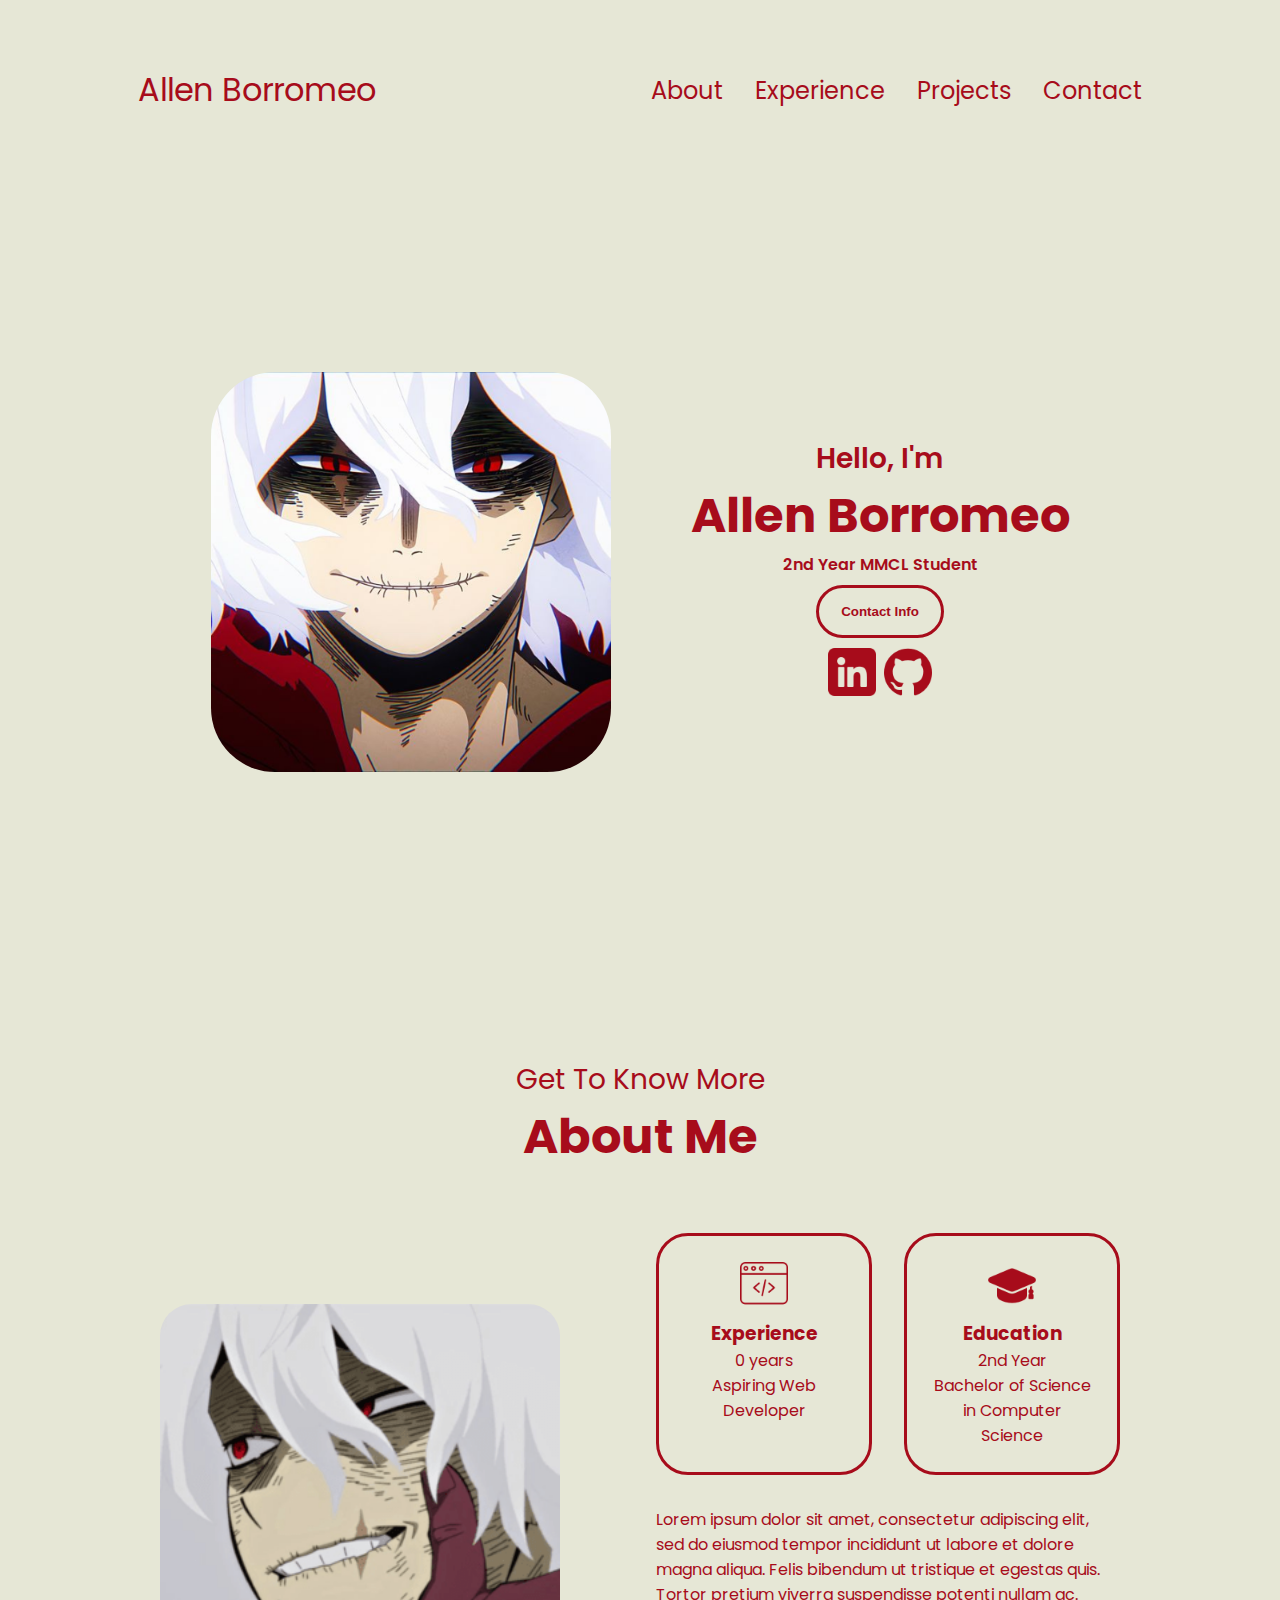
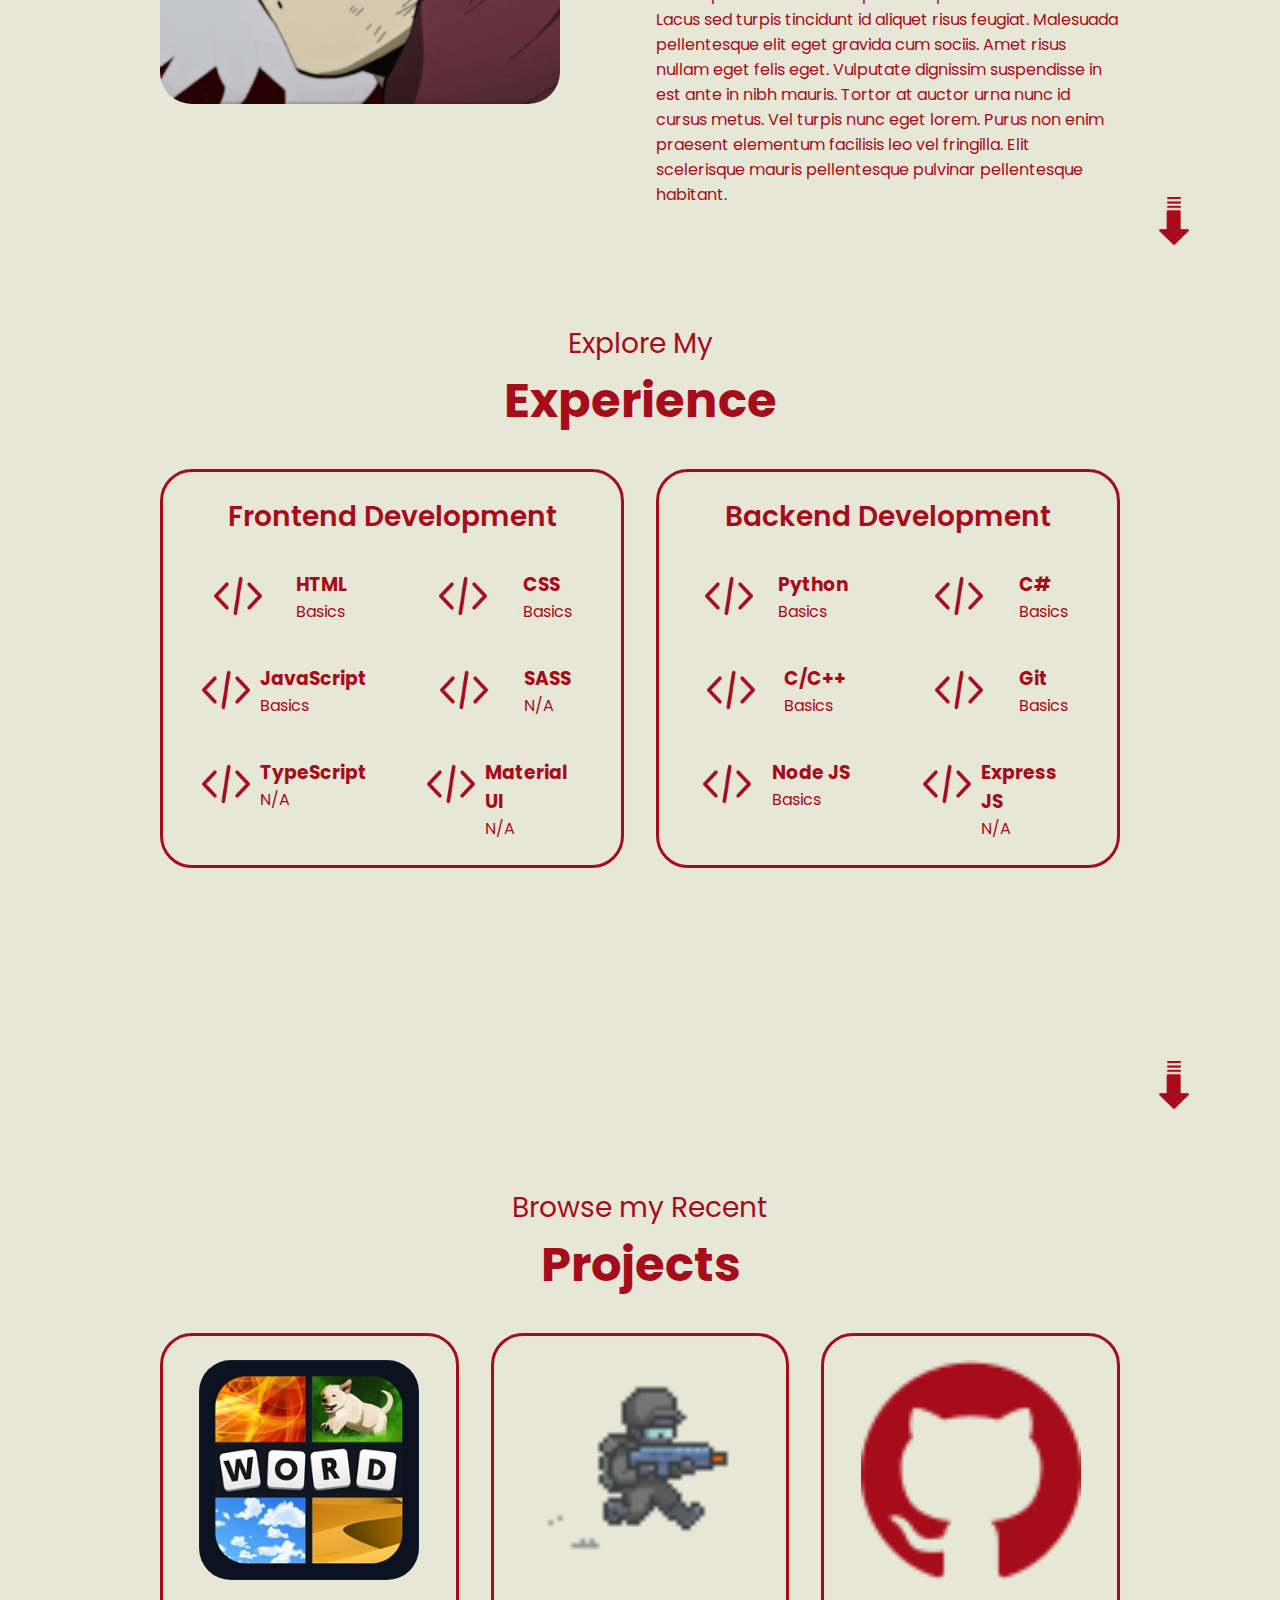
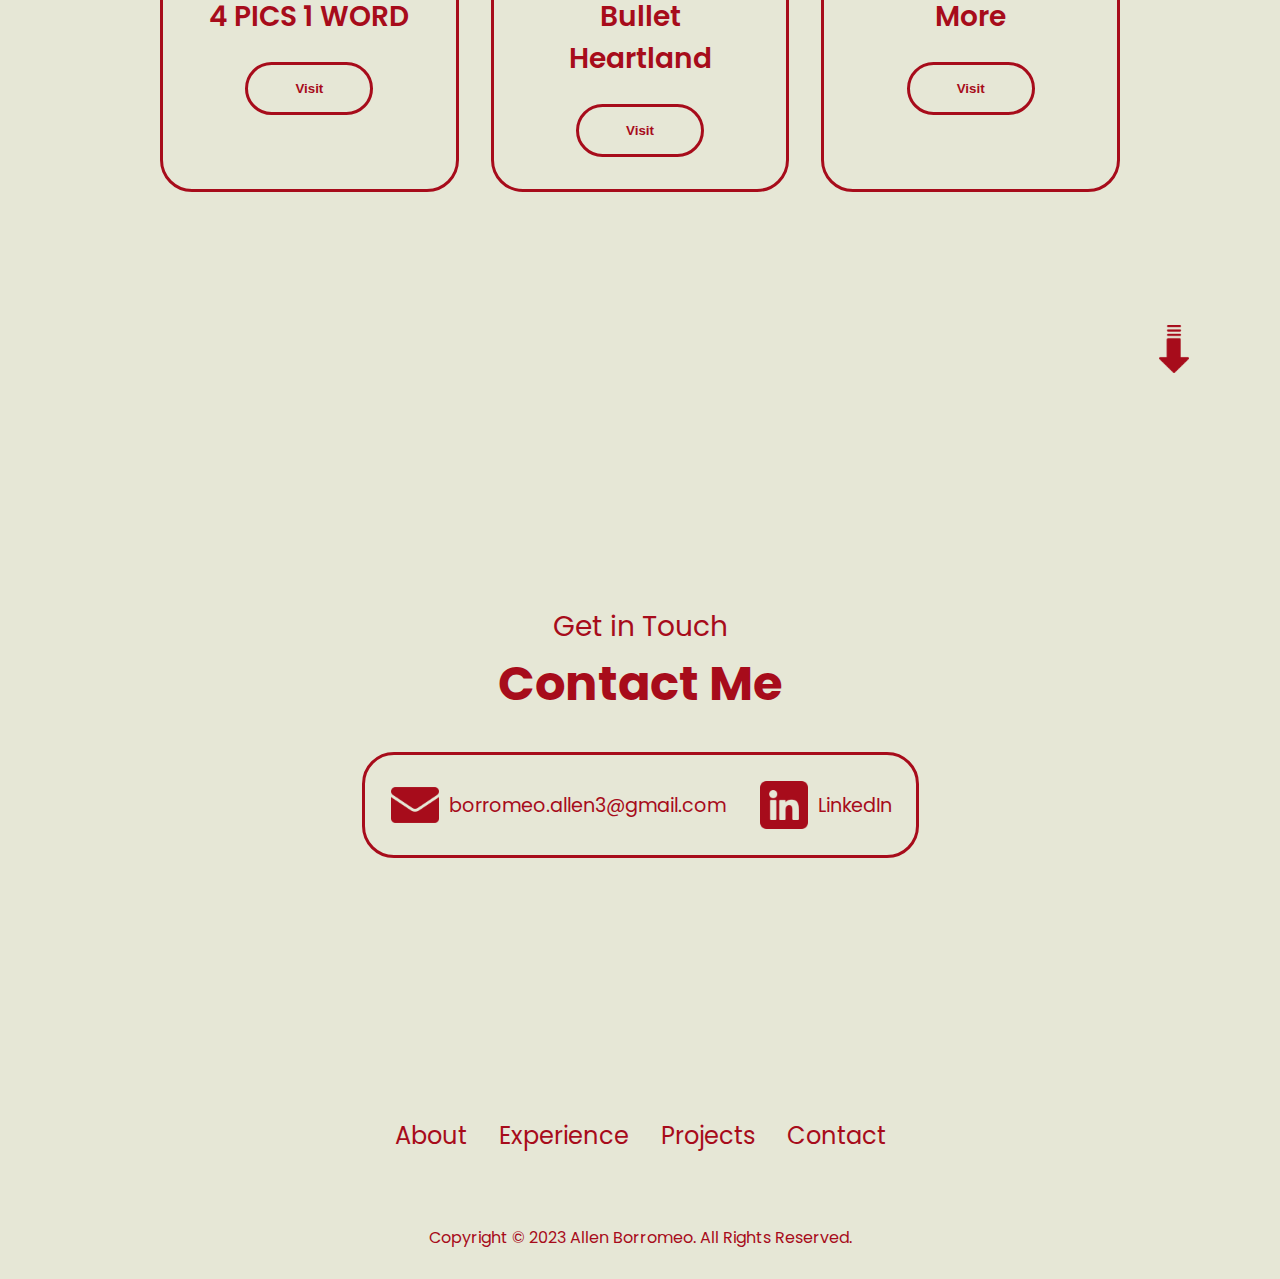
<file: index.html>
<!DOCTYPE html>
<html lang="en-US">
    <head>
        <meta charset="utf-8">
        <meta name="viewport" content="width=device-width">
        <title>Allen Borromeo's Website</title>
        <link rel="stylesheet" type="text/css" href="style.css">
        <link rel="stylesheet" type="text/css" href="mediaqueries.css">
    </head>
    <body>
        <nav id="desktop-nav">
            <div class="logo">Allen Borromeo</div>
            <div>
                <ul class="nav-links">
                    <li><a href="#about">About</a></li>
                    <li><a href="#Experience">Experience</a></li>
                    <li><a href="#projects">Projects</a></li>
                    <li><a href="#contact">Contact</a></li>
                </ul>
            </div>
        </nav>
        <nav id="menu-nav">
            <div class="logo">Allen Borromeo</div>
            <div class="menu">
                <div class="menu-icon" onclick="toggleMenu()">
                    <span></span>
                    <span></span>
                    <span></span>
                </div>
                <div class="menu-links">
                    <li><a href="#about" onclick="toggleMenu()">About</a></li>
                    <li><a href="#experience" onclick="toggleMenu()">Experience</a></li>
                    <li><a href="#projects" onclick="toggleMenu()">Projects</a></li>
                    <li><a href="#contact" onclick="toggleMenu()">Contact</a></li>
                </div>
            </div>
        </nav>
        <section id="profile">
            <div class="section__pic-container">
                <img src="./icons/avatar.png" 
                alt="Allen Borromeo profile avatar"
                class="avatar-pic">
            </div>
            <div class="section_text">
                <p class="section_text_p1">Hello, I'm</p>
                <h1 class="title">Allen Borromeo</h1>
                <p class="section_text_p2">2nd Year MMCL Student</p>
                <div class="btn-container">
                    <button class="btn btn-color-1" onclick="location.href='./#contact'">Contact Info
                    </button>
                </div>
                <div id="socials-container">
                    <img src="./icons/linkedin.png" 
                    alt="My LinkedIn profile"
                    class="icon" 
                    onclick="location.href='https://linkedin.com/'">
                    <img src="./icons/github.png" 
                    alt="My Github profile"
                    class="icon" 
                    onclick="location.href='https://github.com/saissssss/'">
                </div>
            </div>
        </section>
        <section id="about">
            <p class="section_text_p1">Get To Know More</p>
            <h1 class="title">About Me</h1>
            <div class="section-container">
                <div class="section__pic-container">
                    <img src="./icons/avatarrr.png" alt="About Allen Profile Avatar"
                    class="about-pic">
                </div>
            <div class="about-details-container">
                <div class="about-containers">
                    <div class="details-container">
                        <img src="./icons/programming.png" alt="Programming Icon"
                        class="icon">
                        <h3>Experience</h3>
                        <p>0 years <br />Aspiring Web Developer</p>
                    </div>
                    <div class="details-container">
                        <img src="./icons/graduate.png" alt="Education Icon"
                        class="icon">
                        <h3>Education</h3>
                        <p>2nd Year <br />Bachelor of Science in Computer Science</p>
                    </div>
                </div>
                <div class="text-container">
                    <p>
                        Lorem ipsum dolor sit amet, consectetur adipiscing elit,
                        sed do eiusmod tempor incididunt ut labore et dolore magna
                         aliqua. Felis bibendum ut tristique et egestas quis. 
                         Tortor pretium viverra suspendisse potenti nullam ac.
                          Lacus sed turpis tincidunt id aliquet risus feugiat. 
                          Malesuada pellentesque elit eget gravida cum sociis. 
                          Amet risus nullam eget felis eget. Vulputate dignissim 
                          suspendisse in est ante in nibh mauris. Tortor at auctor 
                          urna nunc id cursus metus. Vel turpis nunc eget lorem. 
                          Purus non enim praesent elementum facilisis leo vel 
                          fringilla. Elit scelerisque mauris pellentesque pulvinar 
                          pellentesque habitant. 
                    </p>
                </div>
            </div>
        </div>
            <img src="./icons/down-arrow.png" alt="Arrow Icon"
            class="icon arrow"
            onclick="location.href='./#Experience'">
        </section>
        <section id="Experience">
            <p class="section_text_p1">Explore My</p>
            <h1 class="title">Experience</h1>
            <div class="experience-details-container">
                <div class="about-containers">
                    <div class="details-container">
                        <h2 class="experience-sub-title">Frontend Development</h2>
                        <div class="article-container">
                            <article>
                                <img src="./icons/coding.png" alt="Experience Icon"
                                class="icon">
                                <div>
                                    <h3>HTML</h3>
                                    <p>Basics</p>
                                </div>
                            </article>
                            <article>
                                <img src="./icons/coding.png" alt="Experience Icon"
                                class="icon">
                                <div>
                                    <h3>CSS</h3>
                                    <p>Basics</p>
                                </div>
                            </article>
                            <article>
                                <img src="./icons/coding.png" alt="Experience Icon"
                                class="icon">
                                <div>
                                    <h3>JavaScript</h3>
                                    <p>Basics</p>
                                </div>
                            </article>
                            <article>
                                <img src="./icons/coding.png" alt="Experience Icon"
                                class="icon">
                                <div>
                                    <h3>SASS</h3>
                                    <p>N/A</p>
                                </div>
                            </article>
                            <article>
                                <img src="./icons/coding.png" alt="Experience Icon"
                                class="icon">
                                <div>
                                    <h3>TypeScript</h3>
                                    <p>N/A</p>
                                </div>
                            </article>
                            <article>
                                <img src="./icons/coding.png" alt="Experience Icon"
                                class="icon">
                                <div>
                                    <h3>Material UI</h3>
                                    <p>N/A</p>
                                </div>
                            </article>
                        </div>
                    </div>
                    <div class="details-container">
                        <h2 class="experience-sub-title">Backend Development</h2>
                        <div class="article-container">
                            <article>
                                <img src="./icons/coding.png" alt="Experience Icon"
                                class="icon">
                                <div>
                                    <h3>Python</h3>
                                    <p>Basics</p>
                                </div>
                            </article>
                            <article>
                                <img src="./icons/coding.png" alt="Experience Icon"
                                class="icon">
                                <div>
                                    <h3>C#</h3>
                                    <p>Basics</p>
                                </div>
                            </article>
                            <article>
                                <img src="./icons/coding.png" alt="Experience Icon"
                                class="icon">
                                <div>
                                    <h3>C/C++</h3>
                                    <p>Basics</p>
                                </div>
                            </article>
                            <article>
                                <img src="./icons/coding.png" alt="Experience Icon"
                                class="icon">
                                <div>
                                    <h3>Git</h3>
                                    <p>Basics</p>
                                </div>
                            </article>
                            <article>
                                <img src="./icons/coding.png" alt="Experience Icon"
                                class="icon">
                                <div>
                                    <h3>Node JS</h3>
                                    <p>Basics</p>
                                </div>
                            </article>
                            <article>
                                <img src="./icons/coding.png" alt="Experience Icon"
                                class="icon">
                                <div>
                                    <h3>Express JS</h3>
                                    <p>N/A</p>
                                </div>
                            </article>
                        </div>
                    </div>
                </div>
            </div>
            <img src="./icons/down-arrow.png" alt="Arrow Icon"
            class="icon arrow"
            onclick="location.href='./#projects'">
        </section>
        <section id="projects">
            <p class="section_text_p1">Browse my Recent</p>
            <h1 class="title">Projects</h1>
            <div class="experience-details-container">
                <div class="about-containers">
                <div class="details-container color-container">
                    <div class="article-container">
                        <img src="./icons/4pics.jpg" alt="Project 1"
                        class="project-img">
                    </div>
                    <h2 class="experience-sub-title project-title">4 PICS 1 WORD</h2>
                    <div class="btn-container">
                        <button class="btn btn-color-1 project-btn" onclick="location.href=''">Visit</button>
                    </div>
                </div>
                <div class="details-container color-container">
                    <div class="article-container">
                        <img src="./icons/bullet.png" alt="Project 2"
                        class="project-img">
                    </div>
                    <h2 class="experience-sub-title project-title">Bullet Heartland</h2>
                    <div class="btn-container">
                        <button class="btn btn-color-1 project-btn" onclick="location.href=''">Visit</button>
                    </div>
                </div>
                <div class="details-container color-container">
                    <div class="article-container">
                        <img src="./icons/github.png" alt="Project 2"
                        class="project-img">
                    </div>
                    <h2 class="experience-sub-title project-title">More</h2>
                    <div class="btn-container">
                        <button class="btn btn-color-1 project-btn" onclick="location.href=''">Visit</button>
                    </div>
                </div>
            </div>
            </div>
            <img src="./icons/down-arrow.png" alt="Arrow Icon"
            class="icon arrow"
            onclick="location.href='./#contact'">
        </section>
        <section id="contact">
            <p class="section_text_p1">Get in Touch</p>
            <h1 class="title">Contact Me</h1>
            <div class="contact-info-upper-container">
                <div class="contact-info-container">
                    <img src="./icons/email.png" alt="Email icon"
                    class="icon contact-icon">
                    <p><a href="mailto:borromeo.allen3@gmail.com">borromeo.allen3@gmail.com</a></p>
                </div>
                <div class="contact-info-container">
                    <img src="./icons/linkedin.png" alt="LinkedIn icon"
                    class="icon contact-icon">
                    <p><a href="https://www.linkedin.com">LinkedIn</a></p>
                </div>
            </div>
        </section>
        <footer>
            <nav>
                <div class="nav-links-container">
                    <ul class="nav-links">
                        <li><a href="#about">About</a></li>
                        <li><a href="#Experience">Experience</a></li>
                        <li><a href="#projects">Projects</a></li>
                        <li><a href="#contact">Contact</a></li>
                    </ul>
                </div>
            </nav>
            <p>Copyright &#169; 2023 Allen Borromeo. All Rights Reserved.</p>
        </footer>
        <script src="script.js"></script>
    </body>
</html>
</file>
<file: style.css>
/* STYLINGS */

/* Poppins Font Import */
  @import url('https://fonts.googleapis.com/css2?family=Poppins:wght@300;400;600&display=swap');

* {
    margin: 0;
    padding: 0;
}

body {
    font-family: 'Poppins', sans-serif;
    background-color: rgb(230,231, 214);
}

html {
    scroll-behavior: smooth;
}

/* DESKTOP NAV */

nav, .nav-links {
    display: flex;
}

nav {
    justify-content: space-around;
    align-items: center;
    height: 20vh;
}

.nav-links {
    gap: 2rem;
    list-style: none;
    font-size: 1.5rem;
}

a {
    color: #a70c1b;
    text-decoration: none;
    text-decoration-color: white;
}

a:hover {
    color: #f35868;
    text-decoration: underline;
    text-underline-offset: 1rem;
    text-decoration-color: #f35868;
}

.logo {
    color: #a70c1b;
    font-size: 2rem;
}

.logo:hover {
    cursor: default;
}

/* MENU */

#menu-nav {
    display: none;
}

.menu {
    position: relative;
    display: inline-block;
}

.menu-icon {
    display: flex;
    flex-direction: column;
    justify-content: space-between;
    height: 24px;
    width: 30px;
    cursor: pointer;
}

.menu-icon span {
    width: 100%;
    height: 2px;
    background-color: #a70c1b;
    transition: all 0.3 ease-in-out;
}

.menu-links {
    position: absolute;
    top: 100%;
    right: 0;
    background-color: rgb(230,231, 214);
    width: fit-content;
    max-height: 0;
    overflow: hidden;
    transition: all 0.3 ease-in-out;
}

.menu-links a {
    display: block;
    padding: 10px;
    text-align: center;
    font-size: 1.5rem;
    color: #a70c1b;
    text-decoration: none;
    transition: all 0.3 ease-in-out;
}

.menu-links li {
    list-style: none;
}

.menu-links.open {
    max-height: 300px;
}

.menu-icon.open span:first-child {
    transform: rotate(45deg) translate(10px, 5px);
}

.menu-icon.open span:nth-child(2) {
    opacity: 0;
}

.menu-icon.open span:last-child {
    transform: rotate(-45deg) translate(10px, -5px);
}

.menu-icon span:first-child {
    transform: none;
}

.menu-icon span:first-child {
    opacity: 1;
}

.menu-icon span:first-child {
    transform: none;
}

/* RESPONSIVES */

@media screen and (max-width: 1200px) {
    #desktop-nav {
        display: none;
    }
    #menu-nav {
        display: flex;
    }
}

/* SECTIONS */

section {
    padding-top: 4vh;
    height: 96vh;
    margin: 0 10rem;
    box-sizing: border-box;
    min-height: fit-content;
}

.section-container {
    display: flex;
}

/* Profile Section */

#profile {
    display: flex;
    justify-content: center;
    gap: 5rem;
    height: 80vh;
}

.section__pic-container {
    display: flex;
    height: 400px;
    width: 400px;
    margin: auto 0;
}

.avatar-pic {
    border-radius: 4rem;
}
.section_text {
    align-self: center;
    text-align: center;
    color: #a70c1b;
}

.section_text p {
    font-weight: 600; 
}

.section_text_p1 {
    text-align: center;
}

.section_text_p1 {
    font-size: 1.75rem;
}

.title {
    font-size: 3rem;
    text-align: center;
}

#socials-contaner {
    display: flex;
    justify-content: center;
    margin-top: 1rem;
    gap: 1rem;
}

/* Icons */

.icon {
    cursor: pointer;
    height: 3rem;
    margin: 2px;
}

/* Buttons */

.btn-container {
    display: flex;
    justify-content: center;
    gap: 1rem;
    padding: 0.5rem;
}

.btn {
    font-weight: 600;
    transition: all 300ms ease;
    padding: 1rem;
    width: 8rem;
    border-radius: 2rem;
    border: 0.2rem solid #a70c1b; 
}

.btn-color-1 {
    background: none;
    color: #a70c1b;
}

.btn-color-1:hover {
    background: #a70c1b;
    color: rgb(230, 231, 214);
    border: 0.2rem solid #a70c1b;
}

/* About Section */

#about {
    position: relative;
    color: #a70c1b;
}

.about-containers {
    gap: 2rem;
    margin-bottom: 2rem;
    margin-top: 2rem;
}

.about-details-container {
    justify-content: center;
    flex-direction: column;
}

.about-containers, .about-details-container {
    display: flex;
}

.about-pic {
    border-radius: 2rem;
}

.arrow {
    position: absolute;
    right: -5rem;
    bottom: 2.5rem;
}

.details-container {
    padding: 1.5rem;
    background: rgb(230, 231, 214);
    flex: 1;
    border-radius: 2rem;
    border: #a70c1b 0.2rem solid;
    border-color: #a70c1b;
    text-align: center;
}

.section-container {
    gap: 6rem;
    height: 80%;
}

.section__pic-container {
    height: 400px;
    width: 400px;
    margin: auto 0;
}

/* Experience Section */

#Experience {
    position: relative;
    color: #a70c1b;
}

.experience-sub-title {
    color: #a70c1b;
    font-weight: 600;
    font-size: 1.75rem;
    margin-bottom: 2rem;
}

.experience-details-container {
    display: flex;
    justify-content: center;
    flex-direction: column;
}

.article-container {
    display: flex;
    text-align: initial;
    flex-wrap: wrap;
    flex-direction: row;
    gap: 2.5rem;
    justify-content: space-around;
}

article {
    display: flex;
    width: 10rem;
    justify-content: space-around;
    gap: 0.5rem;
}

article .icon {
    cursor: default;
}

/* Project */

#projects {
    position: relative;
    color: #a70c1b;
}

.color-container {
    border-color: #a70c1b;
    background-color: rgb(230, 231, 214);
}

.project-img {
    border-radius: 2rem;
    width: 90%;
    height: 90%;
}

.project-title {
    margin: 1rem;
}

.project-btn {
    border-color: #a70c1b;
}

/* Contact Section */

#contact {
    display: flex;
    justify-content: center;
    flex-direction: column;
    height: 70vh;
    color: #a70c1b;
}

.contact-info-upper-container {
    display: flex;
    justify-content: center;
    border-radius: 2rem;
    border: #a70c1b 0.2rem solid;
    border-color: #a70c1b;
    background-color: rgb(230, 231, 214);
    background: rgb(230, 231, 214);
    margin: 2rem auto;
    padding: 0.5rem;
}

.contact-info-container {
    display: flex;
    align-items: center;
    justify-content: center;
    gap: 0.5rem;
    margin: 1rem;
}

.contact-info-container p {
    font-size: larger;
}

.contact-icon {
    cursor: default;
}

.email-icon {
    height: 2.5rem;
}

/* Footer */

footer {
    height: 26vh;
    margin: 0 1rem;
    color: #a70c1b;
}

footer p {
    text-align: center;
}
</file>
<file: mediaqueries.css>
@media screen and (max-width: 1400px) {
    #profile {
        height: 83vh;
        margin-bottom: 6rem;
    }
    .about-containers {
        flex-wrap: wrap;
    }
}

@media screen and (max-width: 1200px) {
    #desktop-nav {
        display: none;
    }
    #menu-nav {
        display: flex;
    }
    #experience,
    .experience-details-container {
        margin-top: 2rem;
    }
    #profile,
    .section-container {
        display: block;
    }
    .arrow {
        display: none;
    }
    section,
    .section-container {
        height: fit-content;
    }
    section {
        margin: 0 5%;
    }
    .section__pic-container {
        width: 275px;
        height: 275px;
        margin: 0 auto 2rem;
    }
    .about-containers {
        margin-top: 0;
    }
}

@media screen and (max-width: 600px) {
    #contact, footer {
        height: 40vh;
    }
    #profile {
        height: 83vh;
        margin-bottom: 0;
    }
    article {
        font-size: 1rem;
    }
    footer nav {
        height: fit-content;
        margin: 2rem;
    }

    .about-containers,
    .contact-info-upper-container,
    .btn-container {
        flex-wrap: wrap;
    }
    .contact-info-container {
        margin: 0;
    }
    .contact-info-container p,
    .nav-links li a {
        font-size: 1rem;
    }
    .experience-sub-title {
        font-size: 1.25rem;
    }
    .logo {
        font-size: 1.5rem;
    }
    .nav-links {
        flex-direction: column;
        gap: 0.5rem;
        text-align: center;
    }
    .section__pic-container {
        width: auto;
        height: 46vw;
        justify-content: center;
    }
    .section_text_p2 {
        font-size: 1.25rem;
    }
    .title {
        font-size: 2rem;
    }
    .text-container {
        text-align: justify;
    }
}
</file>
